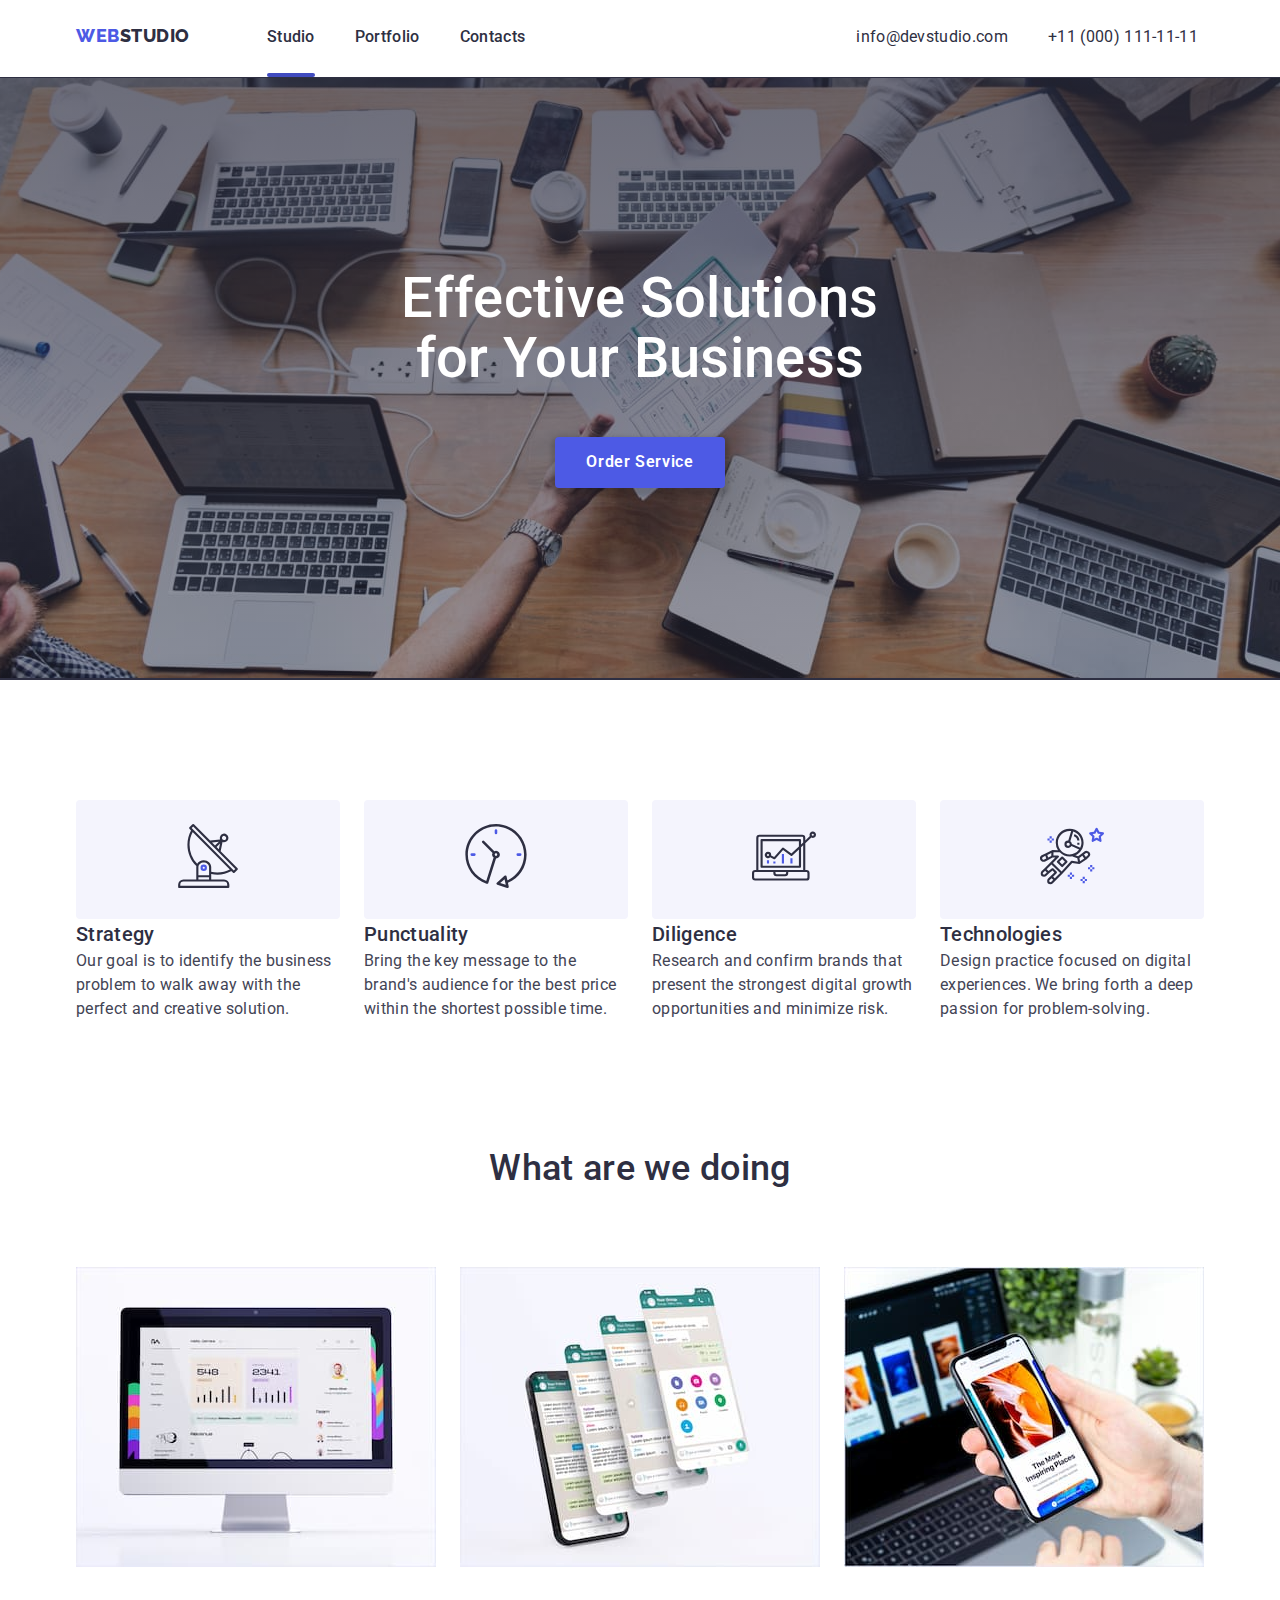
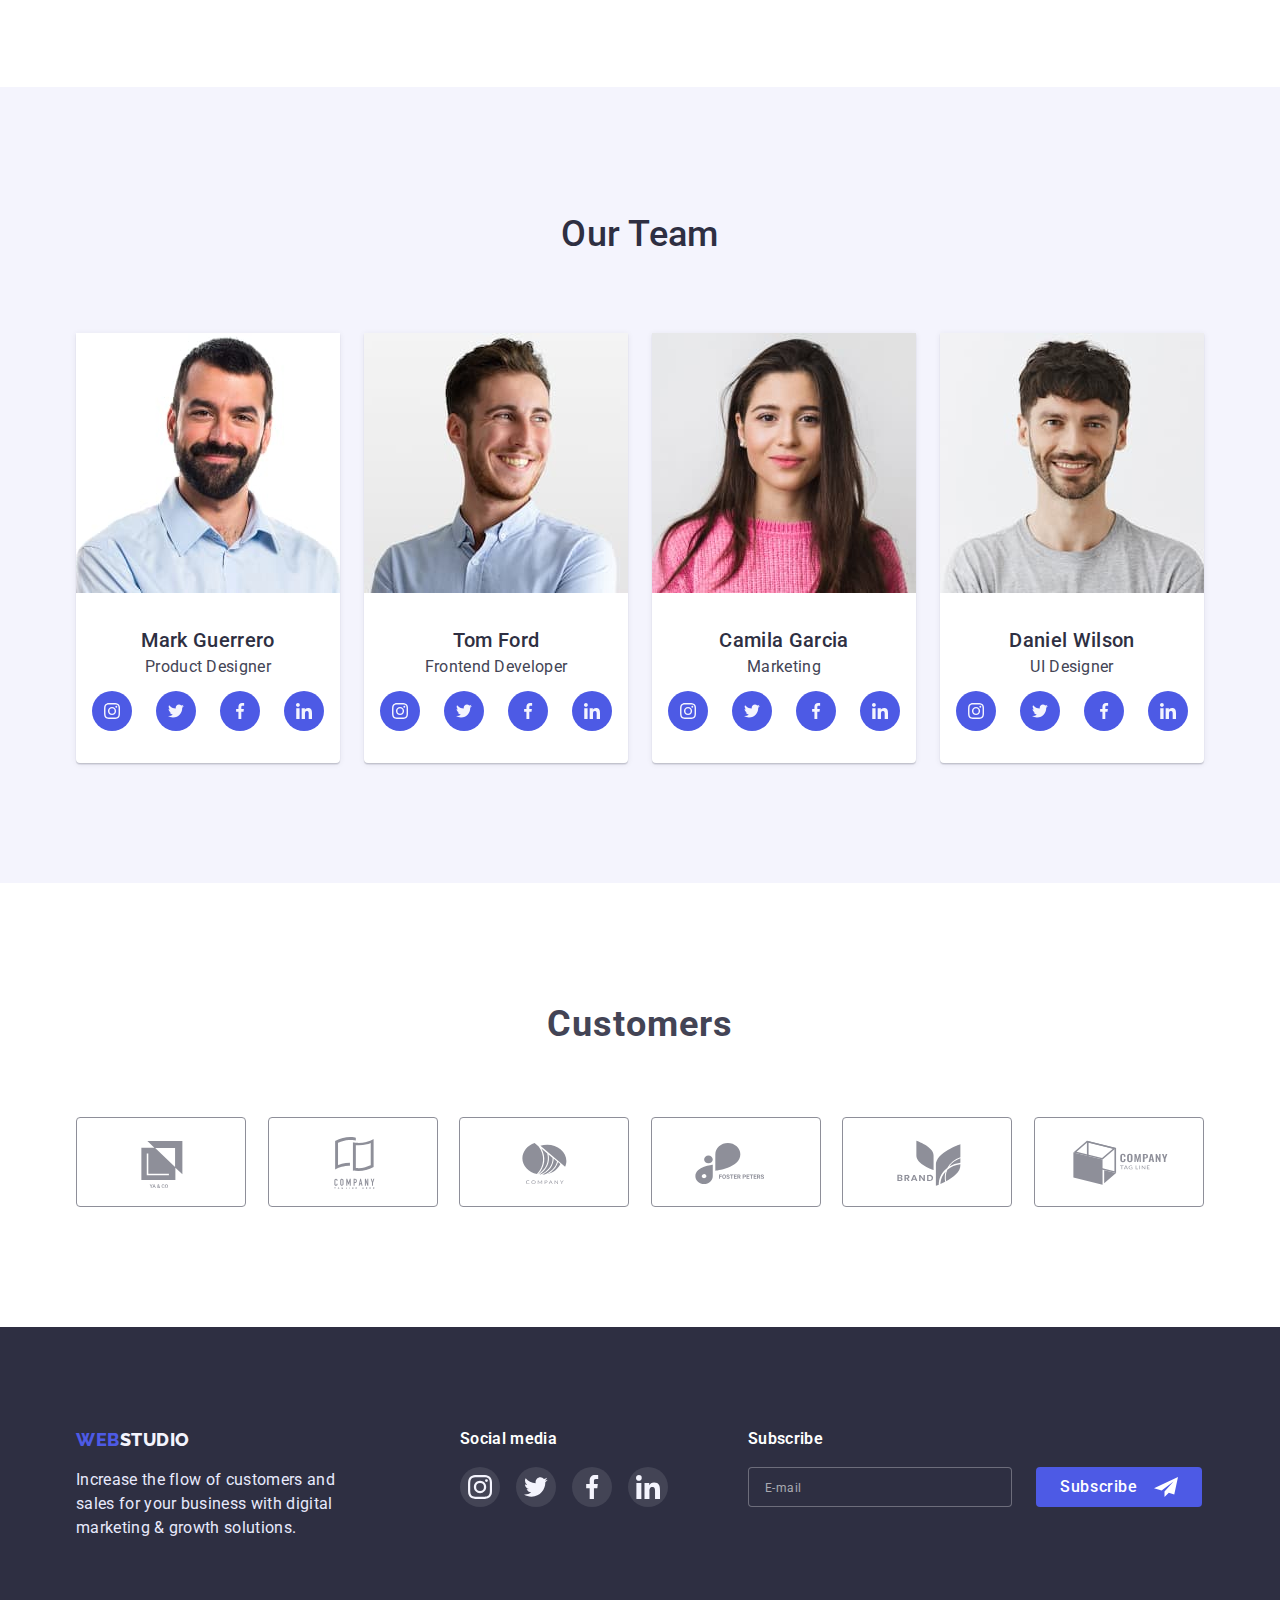
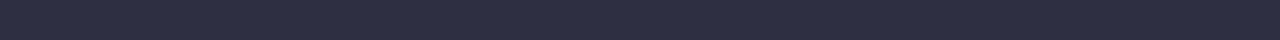
<file: index.html>
<!DOCTYPE html>
<html lang="en">
    <head>
        <meta charset="UTF-8">
        <meta http-equiv="X-UA-Compatible" content="IE=edge">
        <meta name="viewport" content="width=device-width, initial-scale=1.0">
        <title>WEBSTUDIO</title>
        <link rel="stylesheet" href="https://cdn.jsdelivr.net/npm/modern-normalize@1.1.0/modern-normalize.min.css">
        <link rel="preconnect" href="https://fonts.googleapis.com">
        <link rel="preconnect" href="https://fonts.gstatic.com" crossorigin>
        <link href="https://fonts.googleapis.com/css2?family=Raleway:wght@800&family=Roboto:wght@400;500;700;900&display=swap"
            rel="stylesheet">
        <link rel="stylesheet" href="./css/styles.css">
    </head>
    <body>
        <header class="top-line-box">
            <div class="top-line container">
                <a href="/" class="logo-up"><span class="logo-web">WEB</span>STUDIO</a>
                <nav class="navigation">
                    <ul class="list-menu">
                        <li class="list-menu-line">
                            <a href="./index.html" class="link-style line-link">Studio</a>
                        </li>
                        <li class="list-menu-line">
                            <a href="./portfolio.html" class="link-style">Portfolio</a>
                        </li>
                        <li class="list-menu-line">
                            <a href="" class="link-style">Contacts</a>
                        </li>
                    </ul>
                </nav>
                <ul class="list-menu-contacts">
                    <li class="list-menu-line">
                        
                        <a href="mailto:info@devstudio.com" class="contacts">
                            <!--<svg class="icon-contacts">
                                <use href="images/symbol-defs.svg#icon-mail">
                            
                                </use>
                            </svg>-->
                            info@devstudio.com</a></li>
                    <li class="list-menu-line">
                        
                        <a href="tel:+110001111111" class="contacts">
                            <!--<svg class="icon-contacts">
                                <use href="images/symbol-defs.svg#icon-phone">
                            
                                </use>
                            </svg>-->
                            +11 (000) 111-11-11</a></li>
                </ul>
            </div>
        </header>

        <main>
            <!--Banner-hero-->
            <section class="banner">
                <div class="container">
                    <h1 class="title-first-level banner-text">Effective Solutions for Your Business</h1>
                    <button type="button" class="button-style-banner" data-modal-open>Order Service</button>
                </div>
            </section>
            <!--Aboute-->
            <section class="section">
                <div class="container">
                    <h2 class="invisible-title">About us</h2><!-- Прибрати заголовок -->
                    <ul class="list-marker about-services-list">
                        <li class="about-list-item">
                            <div class="icon-about">
                                <svg class="icon-about-file">
                                    <use href="images/symbol-defs.svg#icon-antenna">

                                    </use>
                                </svg>
                            </div>
                            
                            <h3 class="title-third-level">Strategy</h3>
                            <p>Our goal is to identify the business problem to walk away with the perfect and creative solution.</p>
                        </li>
                        <li class="about-list-item">
                            <div class="icon-about">
                                <svg class="icon-about-file">
                                    <use href="images/symbol-defs.svg#icon-clock">
                                
                                    </use>
                                </svg>
                            </div>
                            <h3 class="title-third-level">Punctuality</h3>
                            <p>Bring the key message to the brand's audience for the best price within the shortest possible time.</p>
                        </li>
                        <li class="about-list-item">
                            <div class="icon-about">
                                <svg class="icon-about-file">
                                    <use href="images/symbol-defs.svg#icon-diagram">
                                
                                    </use>
                                </svg>
                            </div>
                            <h3 class="title-third-level">Diligence</h3>
                            <p>Research and confirm brands that present the strongest digital growth opportunities and minimize risk.</p>
                        </li>
                        <li class="about-list-item">
                            <div class="icon-about">
                                <svg class="icon-about-file">
                                    <use href="images/symbol-defs.svg#icon-astronaut">
                                
                                    </use>
                                </svg>
                            </div>
                            <h3 class="title-third-level">Technologies</h3>
                            <p>Design practice focused on digital experiences. We bring forth a deep passion for problem-solving.</p>
                        </li>
                    </ul>
                </div>
            </section>
            <!--Services-->
            <section class="description-services">
                <div class="container">
                    <h2 class="title-second-level title-center">What are we doing</h2>
                    <ul class="list-marker services-team-list">
                        <li>
                            <img src="images/img-1.jpg" alt="Computer" width="360">
                        </li>
                        <li>
                            <img src="images/img-2.jpg" alt="Smartphone" width="360">
                        </li>
                        <li>
                            <img src="images/img-3.jpg" alt="Smartphone and laptop" width="360">
                        </li>
                    </ul>
                </div>
            </section>
            <!--Our Team-->
            <section class="light-backgrounds-section section">
                <div class="container">
                    <h2 class="title-second-level title-center">Our Team</h2>
                    <ul class="list-marker services-team-list">
                        <li class="team-list-item">
                            <img src="images/img-4.jpg" alt="Photo by Mark Guerrero" width="264">
                            <div class="name-photo">
                                <h3 class="title-third-level">Mark Guerrero</h3>
                                <p>Product Designer</p>
                                <ul class="list-marker social-list">
                                    <li class="social-item">
                                        <a href="/" class="social-link">
                                            <svg class="social-icon">
                                                <use href="images/symbol-defs.svg#icon-instagram">
                                
                                                </use>
                                            </svg>
                                        </a>
                                    </li>
                                    <li class="social-item">
                                        <a href="/" class="social-link">
                                            <svg class="social-icon">
                                                <use href="images/symbol-defs.svg#icon-twit">
                                
                                                </use>
                                            </svg>
                                        </a>
                                    </li>
                                    <li class="social-item">
                                        <a href="/" class="social-link">
                                            <svg class="social-icon">
                                                <use href="images/symbol-defs.svg#icon-facebook">
                                
                                                </use>
                                            </svg>
                                        </a>
                                    </li>
                                    <li class="social-item">
                                        <a href="/" class="social-link">
                                            <svg class="social-icon">
                                                <use href="images/symbol-defs.svg#icon-linkedin">
                                
                                                </use>
                                            </svg>
                                        </a>
                                    </li>
                                </ul>
                            </div>
                            
                        </li>
                        <li class="team-list-item">
                            <img src="images/img-5.jpg" alt="Photo by Tom Ford" width="264">
                            <div class="name-photo">
                                <h3 class="title-third-level">Tom Ford</h3>
                                <p>Frontend Developer</p>
                                <ul class="list-marker social-list">
                                    <li class="social-item">
                                        <a href="/" class="social-link">
                                            <svg class="social-icon">
                                                <use href="images/symbol-defs.svg#icon-instagram">
                                
                                                </use>
                                            </svg>
                                        </a>
                                    </li>
                                    <li class="social-item">
                                        <a href="/" class="social-link">
                                            <svg class="social-icon">
                                                <use href="images/symbol-defs.svg#icon-twit">
                                
                                                </use>
                                            </svg>
                                        </a>
                                    </li>
                                    <li class="social-item">
                                        <a href="/" class="social-link">
                                            <svg class="social-icon">
                                                <use href="images/symbol-defs.svg#icon-facebook">
                                
                                                </use>
                                            </svg>
                                        </a>
                                    </li>
                                    <li class="social-item">
                                        <a href="/" class="social-link">
                                            <svg class="social-icon">
                                                <use href="images/symbol-defs.svg#icon-linkedin">
                                
                                                </use>
                                            </svg>
                                        </a>
                                    </li>
                                </ul>
                            </div>
                        </li>
                        <li class="team-list-item">
                            <img src="images/img-6.jpg" alt="Photo by Camila Garcia" width="264">
                            <div class="name-photo">
                                <h3 class="title-third-level">Camila Garcia</h3>
                                <p>Marketing</p>
                                <ul class="list-marker social-list">
                                    <li class="social-item">
                                        <a href="/" class="social-link">
                                            <svg class="social-icon">
                                                <use href="images/symbol-defs.svg#icon-instagram">
                                
                                                </use>
                                            </svg>
                                        </a>
                                    </li>
                                    <li class="social-item">
                                        <a href="/" class="social-link">
                                            <svg class="social-icon">
                                                <use href="images/symbol-defs.svg#icon-twit">
                                
                                                </use>
                                            </svg>
                                        </a>
                                    </li>
                                    <li class="social-item">
                                        <a href="/" class="social-link">
                                            <svg class="social-icon">
                                                <use href="images/symbol-defs.svg#icon-facebook">
                                
                                                </use>
                                            </svg>
                                        </a>
                                    </li>
                                    <li class="social-item">
                                        <a href="/" class="social-link">
                                            <svg class="social-icon">
                                                <use href="images/symbol-defs.svg#icon-linkedin">
                                
                                                </use>
                                            </svg>
                                        </a>
                                    </li>
                                </ul>
                            </div>
                        </li>
                        <li class="team-list-item">
                            <img src="images/img-7.jpg" alt="Photo by Daniel Wilson" width="264">
                            <div class="name-photo">
                                <h3 class="title-third-level">Daniel Wilson</h3>
                                <p>UI Designer</p>
                                <ul class="list-marker social-list">
                                    <li class="social-item">
                                        <a href="/" class="social-link">
                                            <svg class="social-icon">
                                                <use href="images/symbol-defs.svg#icon-instagram">
                                
                                                </use>
                                            </svg>
                                        </a>
                                    </li>
                                    <li class="social-item">
                                        <a href="/" class="social-link">
                                            <svg class="social-icon">
                                                <use href="images/symbol-defs.svg#icon-twit">
                                
                                                </use>
                                            </svg>
                                        </a>
                                    </li>
                                    <li class="social-item">
                                        <a href="/" class="social-link">
                                            <svg class="social-icon">
                                                <use href="images/symbol-defs.svg#icon-facebook">
                                
                                                </use>
                                            </svg>
                                        </a>
                                    </li>
                                    <li class="social-item">
                                        <a href="/" class="social-link">
                                            <svg class="social-icon">
                                                <use href="images/symbol-defs.svg#icon-linkedin">
                                
                                                </use>
                                            </svg>
                                        </a>
                                    </li>
                                </ul>
                            </div>
                        </li>
                    </ul>
                </div>
            </section>
            <!--Customers-->
            <section class="section">
                <div class="container">
                    <h2 class="title-customers">Customers</h2>
                    <ul class="list-marker customers-list">
                        <li class="customers-item">
                            <a href="/" class="customers-link">
                                <svg class="customer-icon">
                                    <use href="images/symbol-defs.svg#icon-logo-customer-1">
                                
                                    </use>
                                </svg>
                            </a>
                        </li>
                        <li class="customers-item">
                            <a href="/" class="customers-link">
                                <svg class="customer-icon">
                                    <use href="images/symbol-defs.svg#icon-logo-customer-2">
                        
                                    </use>
                                </svg>
                            </a>
                        </li>
                        <li class="customers-item">
                            <a href="/" class="customers-link">
                                <svg class="customer-icon">
                                    <use href="images/symbol-defs.svg#icon-logo-customer-3">
                        
                                    </use>
                                </svg>
                            </a>
                        </li>
                        <li class="customers-item">
                            <a href="/" class="customers-link">
                                <svg class="customer-icon">
                                    <use href="images/symbol-defs.svg#icon-logo-customer-4">
                        
                                    </use>
                                </svg>
                            </a>
                        </li>
                        <li class="customers-item">
                            <a href="/" class="customers-link">
                                <svg class="customer-icon">
                                    <use href="images/symbol-defs.svg#icon-logo-customer-5">
                        
                                    </use>
                                </svg>
                            </a>
                        </li>
                        <li class="customers-item">
                            <a href="/" class="customers-link">
                                <svg class="customer-icon">
                                    <use href="images/symbol-defs.svg#icon-logo-customer-6">
                        
                                    </use>
                                </svg>
                            </a>
                        </li>
                    </ul>
                </div>
                
            </section>
        </main>

        <!--<footer class="footer-section">
            <div class="container">
                <ul class="footer-list list-marker">
                    <li class="foter-item">
                        <a href="/" class="logo-down"><span class="logo-web">WEB</span>STUDIO</a>
                        <p class="small-text-light footer-text">Increase the flow of customers
                            and sales for your business with digital
                            marketing & growth solutions.</p>
                    </li>
                    <li class="foter-item">
                        <p class="title-footer">Social media</p>
                        <ul class="list-marker social-list-footer">
                            <li class="social-item-footer">
                                <a href="/" class="social-link-footer">
                                    <svg class="social-icon-footer">
                                        <use href="images/symbol-defs.svg#icon-instagram">
                        
                                        </use>
                                    </svg>
                                </a>
                            </li>
                            <li class="social-item-footer">
                                <a href="/" class="social-link-footer">
                                    <svg class="social-icon-footer">
                                        <use href="images/symbol-defs.svg#icon-twit">
                        
                                        </use>
                                    </svg>
                                </a>
                            </li>
                            <li class="social-item-footer">
                                <a href="/" class="social-link-footer">
                                    <svg class="social-icon-footer">
                                        <use href="images/symbol-defs.svg#icon-facebook">
                        
                                        </use>
                                    </svg>
                                </a>
                            </li>
                            <li class="social-item-footer">
                                <a href="/" class="social-link-footer">
                                    <svg class="social-icon-footer">
                                        <use href="images/symbol-defs.svg#icon-linkedin">
                        
                                        </use>
                                    </svg>
                                </a>
                            </li>
                        </ul>
                    </li>
                    <li class="foter-item">
                        <form name="subscribe_form_footer">
                            <label>
                                <p class="title-footer">Subscribe</p>
                                <div class="subscribe-block">
                                    <input 
                                    type="email" 
                                    name="E-mail" 
                                    class="write-mail-footer"
                                    placeholder="E-mail">
                                    <button 
                                    type="submit" 
                                    class="footer-button-subscribe">
                                        Subscribe
                                        <svg class="icon-footer-block">
                                            <use href="images/symbol-defs.svg#icon-plane">
                                            </use>
                                        </svg>
                                </div> 
                                </button>
                            </label>
                            
                        </form>
                        
                    </li>
                </ul>
                
                
            </div>
        </footer>-->

        <footer class="footer-section">
            <div class="container footer-list">
                
                <div class="foter-item">
                    <a href="/" class="logo-down"><span class="logo-web">WEB</span>STUDIO</a>
                    <p class="small-text-light footer-text">Increase the flow of customers
                            and sales for your business with digital
                            marketing & growth solutions.</p>
                </div>
                <div class="foter-item">
                    <p class="title-footer">Social media</p>
                    <ul class="list-marker social-list-footer">
                        <li class="social-item-footer">
                            <a href="/" class="social-link-footer">
                                <svg class="social-icon-footer">
                                    <use href="images/symbol-defs.svg#icon-instagram">
        
                                    </use>
                                </svg>
                            </a>
                        </li>
                        <li class="social-item-footer">
                            <a href="/" class="social-link-footer">
                                <svg class="social-icon-footer">
                                    <use href="images/symbol-defs.svg#icon-twit">
        
                                    </use>
                                </svg>
                            </a>
                        </li>
                        <li class="social-item-footer">
                            <a href="/" class="social-link-footer">
                                <svg class="social-icon-footer">
                                    <use href="images/symbol-defs.svg#icon-facebook">
        
                                    </use>
                                </svg>
                            </a>
                        </li>
                        <li class="social-item-footer">
                            <a href="/" class="social-link-footer">
                                <svg class="social-icon-footer">
                                    <use href="images/symbol-defs.svg#icon-linkedin">
        
                                    </use>
                                </svg>
                            </a>
                        </li>
                    </ul>
                </div>
                <div class="foter-item">
                    <p class="title-footer">Subscribe</p>
                    <form name="subscribe_form_footer">
                        <div class="subscribe-block">
                            <input type="email" name="E-mail" class="write-mail-footer" placeholder="E-mail">
                            <button type="submit" class="footer-button-subscribe">
                                        Subscribe
                                <svg class="icon-footer-block">
                                    <use href="images/symbol-defs.svg#icon-plane">
                                    </use>
                                </svg>
                            </button>
                        </div>
                    </form>
                </div>
            </div>
        </footer>

        <!--Modal window-->
        <div class="back-modul is-hidden" data-modal>
            <div class="modul-window">
                <p class="text-modal-window">
                    Leave your contacts and we will call you back
                </p>
                <button type="button" class="modul-button-close" data-modal-close>
                    <svg class="icon-modul-close">
                        <use href="images/symbol-defs.svg#icon-Vector">

                        </use>
                    </svg>
                </button>
                
                <form name="">
                    <label class="contacts-modal-item">
                        Name
                        <span class="icon-orfanization">
                            <input type="text" class="write-modal-item">
                            <svg class="icon-modal-window-input">
                                <use href="./images/symbol-defs.svg#icon-man">
                            
                                </use>
                            </svg>
                        </span>
                        
                    </label>
                    <label class="contacts-modal-item">
                        Phone
                        <span class="icon-orfanization">
                            <input 
                            type="tel" 
                            class="write-modal-item">
                            <svg class="icon-modal-window-input">
                                <use href="./images/symbol-defs.svg#icon-phone-new">
                            
                                </use>
                            </svg>
                        </span>
                    </label>
                    <label class="contacts-modal-item">
                        Email
                        <span class="icon-orfanization">
                            <input 
                            type="email" 
                            class="write-modal-item">
                            <svg class="icon-modal-window-input">
                                <use href="./images/symbol-defs.svg#icon-mail-new">
                            
                                </use>
                            </svg>
                        </span>
                    </label>
                    <label class="contacts-modal-item">
                        Comment
                        <textarea name="Comment" placeholder="Text input" rows="3" class="write-modal-comment"></textarea>
                    </label>
                    <!--<input 
                    id="user-privacy-policy"
                    type="checkbox" 
                    name="Privacy_Policy" 
                    value="Privacy" 
                    checked
                    class="confirmation-privacy-input">
                    
                    <label for="user-privacy-policy" class="confirmation-privacy">
                        <span class="privacy-checkbox-modal">
                            I accept the terms and conditions of the
                            <a href="/" class="privacy-checkbox-modal-link">Privacy Policy</a>
                        </span>
                    </label>-->

                    
                    <label class="confirmation-privacy-second">
                        <input type="checkbox" 
                        name="Privacy_Policy" 
                        value="Privacy" 
                        
                        class="confirmation-privacy-input-second">
                        <span class="check-icon-box">
                            <svg class="check-icon">
                                <use href="./images/symbol-defs.svg#icon-check"></use>
                            </svg>
                        </span>
                        
                        <span class="privacy-checkbox-modal">
                            I accept the terms and conditions of the
                            <a href="/" class="privacy-checkbox-modal-link">Privacy Policy</a>
                        </span>
                    </label>
                    <button type="submit"
                    class="button-style-modal-send">
                        Send
                    </button>
                </form>
            </div>
        </div>
        <script src="./js/modal.js"></script>
    </body>
</file>
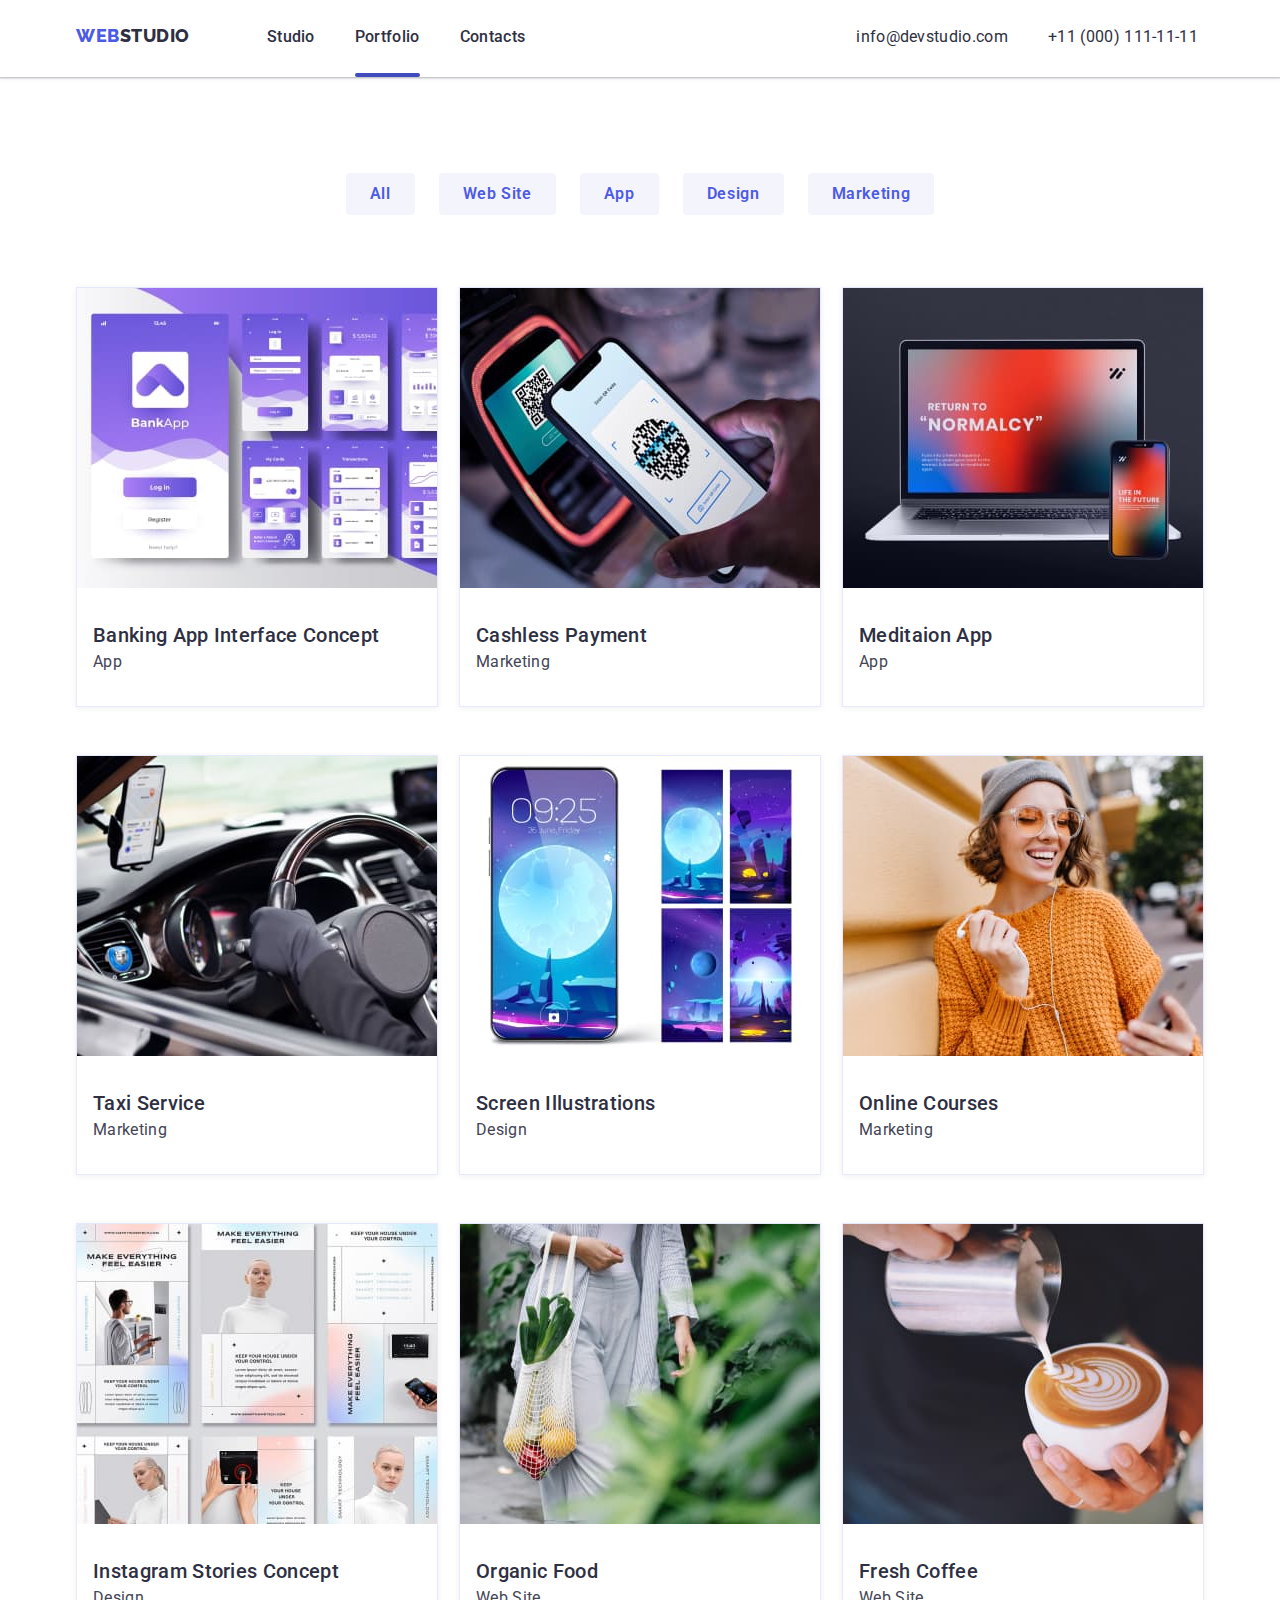
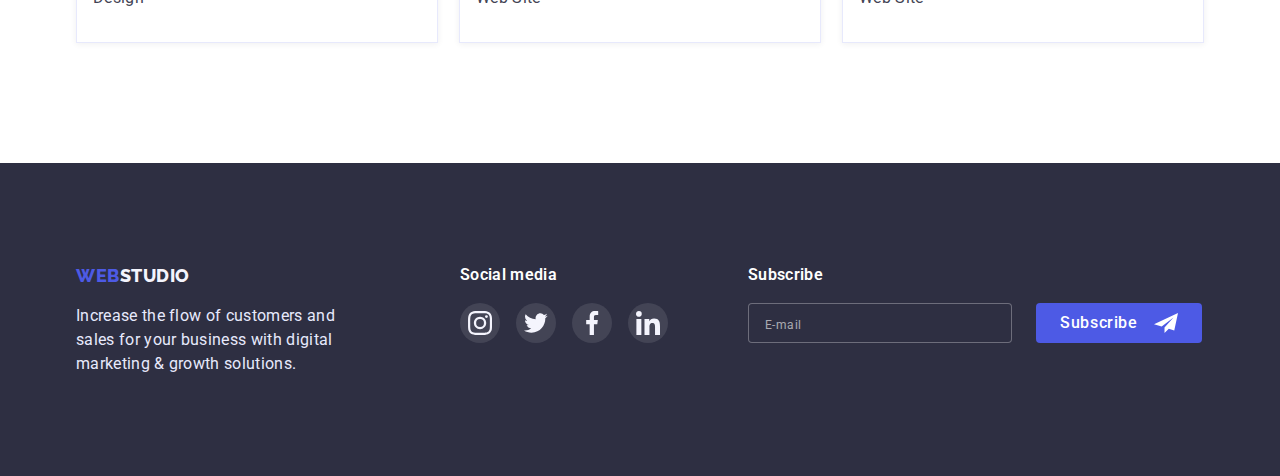
<file: portfolio.html>
<!DOCTYPE html>
<html lang="en">
    <head>
        <meta charset="UTF-8">
        <meta http-equiv="X-UA-Compatible" content="IE=edge">
        <meta name="viewport" content="width=device-width, initial-scale=1.0">
        <title>Portfolio-WEBSTUDIO</title>
        <link rel="stylesheet" href="https://cdn.jsdelivr.net/npm/modern-normalize@1.1.0/modern-normalize.min.css">
        <link rel="preconnect" href="https://fonts.googleapis.com">
        <link rel="preconnect" href="https://fonts.gstatic.com" crossorigin>
        <link href="https://fonts.googleapis.com/css2?family=Raleway:wght@800&family=Roboto:wght@400;500;700;900&display=swap"
            rel="stylesheet">
        <link rel="stylesheet" href="./css/styles.css">
    </head>
    <body>
        <header class="top-line-box">
            <div class="top-line container">
                <a href="/" class="logo-up"><span class="logo-web">WEB</span>STUDIO</a>
                <nav class="navigation">
                    <ul class="list-menu">
                        <li class="list-menu-line"><a href="./index.html" class="link-style">Studio</a></li>
                        <li class="list-menu-line"><a href="./portfolio.html" class="link-style line-link">Portfolio</a></li>
                        <li class="list-menu-line"><a href="" class="link-style">Contacts</a></li>
                    </ul>
                </nav>
                <ul class="list-menu-contacts">
                    <li class="list-menu-line">
        
                        <a href="mailto:info@devstudio.com" class="contacts">
                            <!--<svg class="icon-contacts">
                                        <use href="images/symbol-defs.svg#icon-mail">
                                    
                                        </use>
                                    </svg>-->
                            info@devstudio.com
                        </a>
                    </li>
                    <li class="list-menu-line">
        
                        <a href="tel:+110001111111" class="contacts">
                            <!--<svg class="icon-contacts">
                                        <use href="images/symbol-defs.svg#icon-phone">
                                    
                                        </use>
                                    </svg>-->
                            +11 (000) 111-11-11
                        </a>
                    </li>
                </ul>
            </div>
        </header>

        <main>
            <section class="portfolio-section">
                <div class="container">
                    <h1 class="invisible-title">Filter</h1><!-- Прибрати заголовок -->
                    <ul class="list-marker button-filter-section">
                        <li class="button-filter-list">
                            <button type="button" class="button-style-filter">All</button>
                        </li>
                        <li class="button-filter-list">
                            <button type="button" class="button-style-filter">Web Site</button>
                        </li>
                        <li class="button-filter-list">
                            <button type="button" class="button-style-filter">App</button>
                        </li>
                        <li class="button-filter-list">
                            <button type="button" class="button-style-filter">Design</button>
                        </li>
                        <li class="button-filter-list">
                            <button type="button" class="button-style-filter">Marketing</button>
                        </li>
                    </ul>
                    <ul class="list-marker item-section-portfolio">
                        <li class="list-portfolio">
                            <a href="/" class="link-portfolio">
                                <div class="over-block">
                                    <img src="images/img-8.jpg" alt="Banking App Interface Concept" width="360">
                                    <p class="over-text">
                                        14 Stylish and User-Friendly App Design Concepts · Task Manager App · Calorie Tracker App · Exotic Fruit Ecommerce
                                        App ·
                                        Cloud Storage App
                                    </p>
                                </div>
                                
                                <div class="item-text-portfolio">
                                    <h2 class="title-second-portfolio">Banking App Interface Concept</h2>
                                    <p>App</p>
                                </div>
                            </a>
                        </li>
                        <li class="list-portfolio">
                            <a href="/" class="link-portfolio">
                                <div class="over-block">
                                    <img src="images/img-9.jpg" alt="Cashless Payment" width="360">
                                    <p class="over-text">
                                        14 Stylish and User-Friendly App Design Concepts · Task Manager App · Calorie Tracker App · Exotic Fruit Ecommerce
                                        App ·
                                        Cloud Storage App
                                    </p>
                                </div>
                                
                                <div class="item-text-portfolio">
                                    <h2 class="title-second-portfolio">Cashless Payment</h2>
                                    <p>Marketing</p>
                                </div>
                            </a>
                        </li>
                        <li class="list-portfolio">
                            <a href="/" class="link-portfolio">
                                <div class="over-block">
                                    <img src="images/img-10.jpg" alt="Meditaion App" width="360">
                                    <p class="over-text">
                                        14 Stylish and User-Friendly App Design Concepts · Task Manager App · Calorie Tracker App · Exotic Fruit Ecommerce
                                        App ·
                                        Cloud Storage App
                                    </p>
                                </div>
                                
                                <div class="item-text-portfolio">
                                    <h2 class="title-second-portfolio">Meditaion App</h2>
                                    <p>App</p>
                                </div>
                            </a>
                        </li>
                        <li class="list-portfolio">
                            <a href="/" class="link-portfolio">
                                <div class="over-block">
                                    <img src="images/img-11.jpg" alt="Taxi Service" width="360">
                                    <p class="over-text">
                                        14 Stylish and User-Friendly App Design Concepts · Task Manager App · Calorie Tracker App · Exotic Fruit Ecommerce
                                        App ·
                                        Cloud Storage App
                                    </p>
                                </div>
                                
                                <div class="item-text-portfolio">
                                    <h2 class="title-second-portfolio">Taxi Service</h2>
                                    <p>Marketing</p>
                                </div>
                            </a>
                        </li>
                        <li class="list-portfolio">
                            <a href="/" class="link-portfolio">
                                <div class="over-block">
                                    <img src="images/img-12.jpg" alt="Screen Illustrations" width="360">
                                    <p class="over-text">
                                        14 Stylish and User-Friendly App Design Concepts · Task Manager App · Calorie Tracker App · Exotic Fruit Ecommerce
                                        App ·
                                        Cloud Storage App
                                    </p>
                                </div>
                                
                                <div class="item-text-portfolio">
                                    <h2 class="title-second-portfolio">Screen Illustrations</h2>
                                    <p>Design</p>
                                </div>
                            </a>
                        </li>
                        <li class="list-portfolio">
                            <a href="/" class="link-portfolio">
                                <div class="over-block">
                                    <img src="images/img-13.jpg" alt="Online Courses" width="360">
                                    <p class="over-text">
                                        14 Stylish and User-Friendly App Design Concepts · Task Manager App · Calorie Tracker App · Exotic Fruit Ecommerce
                                        App ·
                                        Cloud Storage App
                                    </p>
                                </div>
                                
                                <div class="item-text-portfolio">
                                    <h2 class="title-second-portfolio">Online Courses</h2>
                                    <p>Marketing</p>
                                </div>
                            </a>
                        </li>
                        <li class="list-portfolio">
                            <a href="/" class="link-portfolio">
                                <div class="over-block">
                                    <img src="images/img-14.jpg" alt="Instagram Stories Concept" width="360">
                                    <p class="over-text">
                                        14 Stylish and User-Friendly App Design Concepts · Task Manager App · Calorie Tracker App · Exotic Fruit Ecommerce
                                        App ·
                                        Cloud Storage App
                                    </p>
                                </div>
                                
                                <div class="item-text-portfolio">
                                    <h2 class="title-second-portfolio">Instagram Stories Concept</h2>
                                    <p>Design</p>
                                </div>
                            </a>
                        </li>
                        <li class="list-portfolio">
                            <a href="/" class="link-portfolio">
                                <div class="over-block">
                                    <img src="images/img-15.jpg" alt="Organic Food" width="360">
                                    <p class="over-text">
                                        14 Stylish and User-Friendly App Design Concepts · Task Manager App · Calorie Tracker App · Exotic Fruit Ecommerce
                                        App ·
                                        Cloud Storage App
                                    </p>
                                </div>
                                
                                <div class="item-text-portfolio">
                                    <h2 class="title-second-portfolio">Organic Food</h2>
                                    <p>Web Site</p>
                                </div>
                            </a>
                        </li>
                        <li class="list-portfolio">
                            <a href="/" class="link-portfolio">
                                <div class="over-block">
                                    <img src="images/img-16.jpg" alt="Fresh Coffee" width="360">
                                    <p class="over-text">
                                        14 Stylish and User-Friendly App Design Concepts · Task Manager App · Calorie Tracker App · Exotic Fruit Ecommerce
                                        App ·
                                        Cloud Storage App
                                    </p>
                                </div>
                                
                                <div class="item-text-portfolio">
                                    <h2 class="title-second-portfolio">Fresh Coffee</h2>
                                    <p>Web Site</p>
                                </div>
                            </a>
                        </li>
                    </ul>
                </div>
            </section> 
        </main>

        <footer class="footer-section">
            <div class="container footer-list">
        
                <div class="foter-item">
                    <a href="/" class="logo-down"><span class="logo-web">WEB</span>STUDIO</a>
                    <p class="small-text-light footer-text">Increase the flow of customers
                        and sales for your business with digital
                        marketing & growth solutions.</p>
                </div>
                <div class="foter-item">
                    <p class="title-footer">Social media</p>
                    <ul class="list-marker social-list-footer">
                        <li class="social-item-footer">
                            <a href="/" class="social-link-footer">
                                <svg class="social-icon-footer">
                                    <use href="images/symbol-defs.svg#icon-instagram">
        
                                    </use>
                                </svg>
                            </a>
                        </li>
                        <li class="social-item-footer">
                            <a href="/" class="social-link-footer">
                                <svg class="social-icon-footer">
                                    <use href="images/symbol-defs.svg#icon-twit">
        
                                    </use>
                                </svg>
                            </a>
                        </li>
                        <li class="social-item-footer">
                            <a href="/" class="social-link-footer">
                                <svg class="social-icon-footer">
                                    <use href="images/symbol-defs.svg#icon-facebook">
        
                                    </use>
                                </svg>
                            </a>
                        </li>
                        <li class="social-item-footer">
                            <a href="/" class="social-link-footer">
                                <svg class="social-icon-footer">
                                    <use href="images/symbol-defs.svg#icon-linkedin">
        
                                    </use>
                                </svg>
                            </a>
                        </li>
                    </ul>
                </div>
                <div class="foter-item">
                    <p class="title-footer">Subscribe</p>
                    <form name="subscribe_form_footer">
                        <div class="subscribe-block">
                            <input type="email" name="E-mail" class="write-mail-footer" placeholder="E-mail">
                            <button type="submit" class="footer-button-subscribe">
                                Subscribe
                                <svg class="icon-footer-block">
                                    <use href="images/symbol-defs.svg#icon-plane">
                                    </use>
                                </svg>
                            </button>
                        </div>
                    </form>
                </div>
            </div>
        </footer>
        
    </body>
</file>
<file: css/styles.css>
:root {
    --basic-font:'Roboto', sans-serif;
    --logo-font: 'Raleway', sans-serif;
    --basic-color-text: #434455;
    --primary-brand-color: #4D5AE5;
    --second-brand-color: #2E2F42;
    --light-backgrounds-color: #F4F4FD;
    --color-white: #ffffff;
    --color-icon-customers: #8E8F99;
    --slate: #434455;
    --green: #31D0AA;
    --ocean-link-icon: #404BBF;
}

h1,
h2,
h3,
p {
    margin-top: 0;
    margin-bottom: 0;
}

ul,
ol {
    margin-top: 0;
    margin-bottom: 0;
    padding-left: 0;
}

img {
    display: block;
}

body {
    font-family: var(--basic-font);
    font-size: 16px;
    line-height: 1.5;
    letter-spacing: 0.02em;
    color: var(--basic-color-text);
}

.container {
    max-width: 1158px;
    margin: 0 auto;
    padding-left: 15px;
    padding-right: 15px;
}

.top-line-box {
    box-shadow: 0px 2px 1px rgba(46, 47, 66, 0.08), 0px 1px 1px rgba(46, 47, 66, 0.16), 0px 1px 6px rgba(46, 47, 66, 0.08);
}


.top-line {
    display: flex;
    align-items: baseline;
}

.link-style {
    font-weight: 500;
    font-size: 16px;
    line-height: 1.5;
    letter-spacing: 0.02em;
    color: var(--second-brand-color);
    text-decoration: none;
    padding-top: 24px;
    padding-bottom: 24px;
    transition-property: color;
    transition-duration: 250ms;
    transition-timing-function: cubic-bezier(0.4, 0, 0.2, 1);
}

.logo-up {
    font-family: var(--logo-font);
    font-weight: 800;
    font-size: 18px;
    line-height: 1.33;
    letter-spacing: 0.03em;
    text-align: left;
    color: var(--second-brand-color);
    text-decoration: none;
    display: block;
    padding-top: 24px;
    padding-bottom: 24px;
}

.logo-down {
    font-family: var(--logo-font);
    font-weight: 800;
    font-size: 18px;
    line-height: 1.33;
    letter-spacing: 0.03em;
    text-align: left;
    vertical-align: middle;
    color: #F4F4FD;
    text-decoration: none;
}

.logo-web {
    color: var(--primary-brand-color);
}

.list-menu {
    list-style: none;
    display: flex;
}

.navigation {
    margin-left: 77px;
}

.list-marker {
    list-style: none;
}

.list-menu-line:nth-child(n+2) {
    margin-left: 40px;
}

.list-menu-contacts {
    list-style: none;
    display: flex;
    margin-left: 331px;
}

.link-style:hover,
.link-style:focus {
    color: var(--basic-color-text);
}

.link-style:active {
    color: var(--ocean-link-icon);
}
.line-link::after {
    content: '';
    display: block;
    height: 4px;
    border-radius: 2px;
    margin-top: 24px;
    background-color: var(--ocean-link-icon)
}

.contacts {
    font-weight: 400;
    font-size: 16px;
    line-height: 1.5;
    letter-spacing: 0.02em;
    color: var(--second-brand-color);
    text-decoration: none;
    padding-top: 24px;
    padding-bottom: 24px;
    transition-property: color;
    transition-duration: 250ms;
    transition-timing-function: cubic-bezier(0.4, 0, 0.2, 1);
}

.contacts:hover,
.contacts:focus {
    color:var(--primary-brand-color)
}
.contacts:hover .icon-contacts,
.contacts:focus .icon-contacts {
    fill: var(--primary-brand-color);
}

.icon-contacts {
    width: 16px;
    height: 16px;
    fill: var(--basic-color-text);
}

.title-first-level {
    font-weight: 500;
    font-size: 56px;
    line-height: 1.07;
    color: var(--color-white);
    text-align: center;
}

.title-second-level {
    font-weight: 500;
    font-size: 36px;
    color: var(--second-brand-color);
}

.title-second-portfolio {
    font-weight: 500;
    font-size: 20px;
    color: var(--second-brand-color);
}

.title-third-level {
    font-weight: 500;
    font-size: 20px;
    color: var(--second-brand-color);
}

.small-text-light {
    font-size: 16px;
    letter-spacing: 0.02em;
    color: #E7E9FC;
}

.basic-font-semibold {
    font-weight: 500;
}

.banner {
    background-color: var(--second-brand-color);
    padding-top: 192px;
    padding-bottom: 192px;
    background-image:linear-gradient(rgba(46, 47, 66, 0.7), rgba(46, 47, 66, 0.5)),url('../images/photo-banner.jpg');
    background-repeat:no-repeat;
    background-position: center;
    background-size: 1440px 600px;
}

.banner-text {
    width: 492px;
    margin-left: auto;
    margin-right: auto;
}

.button-style-banner {
    font-family: var(--basic-font);
    font-weight: 600;
    font-size: 16px;
    letter-spacing: 0.04em;
    color: var(--color-white);
    background-color: var(--primary-brand-color);
    border-radius: 4px;
    box-shadow: 0px 4px 4px 4px rgba(0, 0, 0, 0.15);
    border-style: none;
    cursor: pointer;
    width: 170px;
    height: 51px;
    display: block;
    margin-top: 48px;
    margin-left: auto;
    margin-right: auto;
    transition-property: background-color, box-shadow;
    transition-duration: 250ms;
    transition-timing-function: cubic-bezier(0.4, 0, 0.2, 1);
}

.button-style-banner:hover,
.button-style-banner:focus {
    box-shadow: 0px 1px 6px rgba(46, 47, 66, 0.08);
}

.button-style-banner:active {
    background-color: var(--ocean-link-icon);
    box-shadow: 0px 4px 4px rgba(0, 0, 0, 0.15);
}

.section {
    padding-top: 120px;
    padding-bottom: 120px;
}

.about-services-list {
    display: flex;
    justify-content: space-between;
}

.about-list-item {
    width: 264px;
}

.icon-about {
    background-color: var(--light-backgrounds-color);
    padding: 24px 100px;
    border-radius: 4px;
}
.icon-about-file {
    width: 64px;
    height: 64px;
}

.description-services {
    padding-bottom: 120px;
}

.title-center {
    text-align: center;
}

.services-team-list {
    margin-top: 72px;
    display: flex;
    justify-content: space-between;
}

.team-list-item {
    background-color: var(--color-white);
    text-align: center;
    box-shadow: 0px 1px 6px rgba(46, 47, 66, 0.08), 0px 1px 1px rgba(46, 47, 66, 0.16), 0px 2px 1px rgba(46, 47, 66, 0.08);
    border-radius: 0px 0px 4px 4px;
}

.social-list {
    display: flex;
    padding-left: 16px;
    padding-right: 16px;
    margin-top: 12px;
    justify-content: space-between;
}

.social-item {  
    width: 40px;
    height: 40px;
    display: flex;
    justify-content: center;
    align-items: center;
}
.social-link {
    width: 100%;
    height: 100%;
    border-radius: 50%;
    display: flex;
    justify-content: center;
    align-items: center;
    background-color: var(--primary-brand-color);
    transition-property: background-color;
    transition-duration: 250ms;
    transition-timing-function: cubic-bezier(0.4, 0, 0.2, 1);
}
.social-icon {
    width: 16px;
    height: 16px;
    fill: var(--light-backgrounds-color);
}
.social-link:hover,
.social-link:focus {
    background-color: var(--ocean-link-icon);
}

.name-photo {
    padding-top: 32px;
    padding-bottom: 32px;
}

.title-customers {
    font-weight: 700;
    font-size: 36px;
    line-height: 42px;
    text-align: center;
    letter-spacing: 0.03em;
}
.customers-list {
    display: flex;
    justify-content: space-between;
    margin-top: 72px;
}
.customers-item {
    border: 1px solid var(--color-icon-customers);
    border-radius: 4px;
    transition-property: border;
    transition-duration: 250ms;
    transition-timing-function: cubic-bezier(0.4, 0, 0.2, 1);
}
.customers-link {
    padding: 16px 32px;
    display: flex;
    justify-content: center;
    align-items: center;
}
.customer-icon {
    width: 104px;
    height: 56px;
    fill: var(--color-icon-customers);
    transition-property: fill;
    transition-duration: 250ms;
    transition-timing-function: cubic-bezier(0.4, 0, 0.2, 1);
}
.customers-link:hover .customer-icon,
.customers-link:focus .customer-icon {
    fill: var(--primary-brand-color);
}
.customers-item:hover,
.customers-item:focus {
    border: 1px solid var(--primary-brand-color);
    border-radius: 4px;
}


.portfolio-section {
    padding-top: 96px;
    padding-bottom: 120px;
}

.button-filter-section {
    display: flex;
    flex-direction: row;
    justify-content: center;
    align-items: center;
}

.button-style-filter {
    font-family: var(--basic-font);
    font-weight: 600;
    font-size: 16px;
    letter-spacing: 0.04em;
    color: var(--primary-brand-color);
    background-color: var(--light-backgrounds-color);
    border-radius: 4px;
    border-style: none;
    cursor: pointer;
    padding: 12px 24px;
    transition-property: color, background-color;
    transition-duration: 250ms;
    transition-timing-function: cubic-bezier(0.4, 0, 0.2, 1);
}

.button-filter-list:nth-child(n+2) {
    margin-left: 24px;
}

.button-style-filter:hover,
.button-style-filter:focus {
    color: var(--color-white);
    background-color: var(--primary-brand-color);
}

.invisible-title {
    display: none;
}

.item-section-portfolio {
    margin-top: 72px;
    display: flex;
    justify-content: space-between;
    flex-wrap: wrap;
}

.list-portfolio:nth-child(n+4) {
    margin-top: 48px;
}

.item-text-portfolio {
    padding: 32px 16px;
}

.light-backgrounds-section {
    background-color: var(--light-backgrounds-color);
}

.footer-section {
    background-color: var(--second-brand-color);
    padding-top: 100px;
    padding-bottom: 100px;
}

.footer-text {
    width: 264px;
    margin-top: 16px;
}

.link-portfolio {
    text-decoration: none;
    color: var(--basic-color-text);
    width: 100%;
    height: 100%;
    display: block;
    border: 1px solid #E7E9FC;
    box-shadow: 0px 1px 6px rgba(46, 47, 66, 0.08);
    transition-property: border, box-shadow;
    transition-duration: 250ms;
    transition-timing-function: cubic-bezier(0.4, 0, 0.2, 1);
}
.link-portfolio:hover,
.link-portfolio:focus {
    border: 0.5px solid var(--light-backgrounds-color);
    box-shadow: 0px 1px 6px rgba(46, 47, 66, 0.08), 0px 1px 1px rgba(46, 47, 66, 0.16), 0px 2px 1px rgba(46, 47, 66, 0.08);
}
.over-text {
    letter-spacing: 0.02em;
    color: var(--light-backgrounds-color);
    padding-left: 32px;
    padding-right: 32px;
    padding-top: 40px;
    background-color: var(--primary-brand-color);
    background-blend-mode: soft-light;
    mix-blend-mode: normal;
    position: absolute;
    left: 0;
    top: 0;
    width: 100%;
    height: 100%;
    overflow: auto;
    transform: translate(0, 100%);
    transition-property: transform;
    transition-duration: 250ms;
    transition-timing-function: cubic-bezier(0.4, 0, 0.2, 1);
}
.over-block {
    position: relative;
    overflow: hidden;
}
.link-portfolio:hover .over-text,
.link-portfolio:focus .over-text {
    transform: translate(0, 0);
}

.footer-list {
    display: flex;
}
.foter-item:nth-child(2) {
    margin-left: 120px;
}

.title-footer {
    font-weight: 600;
    font-size: 16px;
    line-height: 1.5;
    letter-spacing: 0.02em;
    color: var(--color-white);
}


.social-list-footer {
    display: flex;
    width: 208px;
    justify-content: space-between;
    margin-top: 16px;
}

.social-item-footer {
    width: 40px;
    height: 40px;
}

.social-link-footer {
    border-radius: 50%;
    width: 100%;
    height: 100%;
    background-color: var(--slate);
    display: flex;
    justify-content: center;
    align-items: center;
    transition-property: background-color;
    transition-duration: 250ms;
    transition-timing-function: cubic-bezier(0.4, 0, 0.2, 1);
}
.social-link-footer:hover,
.social-link-footer:focus {
    background-color: var(--green);
}

.social-icon-footer {
    width: 24px;
    height: 24px;
    fill: var(--light-backgrounds-color);
}

.back-modul {
    position: absolute;
    z-index: 100;
    top: 0;
    left: 0;
    background: rgba(46, 47, 66, 0.4);
    width: 100%;
    height: 100%;
    transition-property: opacity, visibility;
    transition-duration: 250ms;
    transition-timing-function: cubic-bezier(0.4, 0, 0.2, 1);
    transform: scale(1, 1);
    opacity: 1;
    transition-property: transform, opacity;
    transition-duration: 250ms;
    transition-timing-function: cubic-bezier(0.4, 0, 0.2, 1);
}
.modul-window {
    position: absolute;
    background: #FCFCFC;
    box-shadow: 0px 1px 1px rgba(0, 0, 0, 0.14), 0px 1px 3px rgba(0, 0, 0, 0.12), 0px 2px 1px rgba(0, 0, 0, 0.2);
    border-radius: 4px;
    /*width: 408px;
    height: 576px;*/
    padding-left: 24px;
    padding-right: 24px;
    padding-top: 72px;
    padding-bottom: 24px;
    top: 50%;
    left: 50%;
    transform: translate(-50%, -50%);
}
.text-modal-window {
    text-align: center;
    font-weight: 500;
    color: #2E2F42;
    /*margin-top: 72px;*/
}
.modul-button-close {
    background-color: transparent;
    background-color: #E7E9FC;
    border: 1px solid rgba(0, 0, 0, 0.1);
    border-radius: 50%;
    padding: 0;
    width: 24px;
    height: 24px;
    display: flex;
    justify-content: center;
    align-items: center;
    cursor: pointer;
    position: absolute;
    top: 24px;
    right: 24px;
    transition-property: background-color;
    transition-duration: 250ms;
    transition-timing-function: cubic-bezier(0.4, 0, 0.2, 1);
}
.icon-modul-close {
    width: 8px;
    height: 8px;
    transition-property: fill;
    transition-duration: 250ms;
    transition-timing-function: cubic-bezier(0.4, 0, 0.2, 1);
}
.modul-button-close:active {
    background-color: var(--ocean-link-icon);
}
.modul-button-close:active .icon-modul-close {
    fill: var(--color-white);
}
.back-modul.is-hidden {
    opacity: 0;
    visibility: hidden;
    pointer-events: none;
    transform: scale(0.1, 0.1)
}

.write-mail-footer {
    outline: none;
    border: 1px solid rgba(255, 255, 255, 0.3);
    border-radius: 4px;
    background-color: var(--second-brand-color);
    width: 264px;
    height: 40px;
    color: var(--color-white);
    padding-top: 8px;
    padding-bottom: 8px;
    padding-left: 16px;
    /*transition-property: border;
    transition-duration: 250ms;
    transition-timing-function: cubic-bezier(0.4, 0, 0.2, 1);*/
}
.write-mail-footer::placeholder {
    font-size: 12px;
    line-height: 2;
    letter-spacing: 0.04em;
    color: rgba(255, 255, 255, 0.6);
}
.footer-button-subscribe {
    font-family: var(--basic-font);
    font-weight: 500;
    font-size: 16px;
    letter-spacing: 0.04em;
    color: var(--color-white);
    background-color: var(--primary-brand-color);
    border-radius: 4px;
    border-style: none;
    cursor: pointer;
    padding: 8px 24px;
    gap: 16px;
    margin-left: 24px;
    display: flex;
    align-items: center;
}
.icon-footer-block {
    width: 24px;
    height: 24px;
}
.subscribe-block {
    display: flex;
    margin-top: 16px;
}
.foter-item:nth-child(3) {
    margin-left: 80px;
}
.contacts-modal-item {
    font-weight: 400;
    font-size: 12px;
    line-height: 1.33;
    letter-spacing: 0.04em;
    color: var(--color-icon-customers);
}    
.write-modal-item {
    font-family: var(--basic-font);
    font-size: 16px;
    line-height: 1.5;
    letter-spacing: 0.02em;
    color: var(--basic-color-text);
    border: 1px solid rgba(33, 33, 33, 0.2);
    border-radius: 4px;
    width: 100%;
    height: 40px;
    padding-left: 38px;
    transition-property: border;
    transition-duration: 250ms;
    transition-timing-function: cubic-bezier(0.4, 0, 0.2, 1);
}
.write-modal-comment {
    font-family: var(--basic-font);
    font-size: 16px;
    line-height: 1.5;
    letter-spacing: 0.02em;
    color: var(--basic-color-text);
    border: 1px solid rgba(33, 33, 33, 0.2);
    border-radius: 4px;
    width: 100%;
    height: 120px;
    resize: none;
    padding: 8px 16px;
    transition-property: border;
    transition-duration: 250ms;
    transition-timing-function: cubic-bezier(0.4, 0, 0.2, 1);
}
.contacts-modal-item:nth-child(n+2) {
    margin-top: 8px;
}
.icon-orfanization {
    display: block;
    position: relative;
}
.icon-modal-window-input {
    width: 12px;
    height: 12px;
    display: block;
    position: absolute;
    top: 50%;
    left: 16px;
    transform: translate(0, -50%);
    fill: var(--second-brand-color);
    transition-property: fill;
    transition-duration: 250ms;
    transition-timing-function: cubic-bezier(0.4, 0, 0.2, 1);
}
.write-modal-item:focus {
    outline: none;
    border: 1px solid var(--primary-brand-color);
}
.write-modal-item:focus + .icon-modal-window-input {
    fill: var(--primary-brand-color);
}
.write-modal-comment:focus {
    outline: none;
    border: 1px solid var(--primary-brand-color);
}
.write-modal-comment::placeholder {
    font-size: 12px;
    line-height: 1.33;
    letter-spacing: 0.04em;
    color: rgba(117, 117, 117, 0.5);
}
.privacy-checkbox-modal {
    font-weight: 400;
    font-size: 12px;
    line-height: 1.33;
    letter-spacing: 0.04em;
    color: #757575;
    margin-left: 8px;
}
/*.privacy-checkbox-modal-link {
    color: var(--primary-brand-color);
}
.confirmation-privacy::before {
    content: '';
    width: 16px;
    height: 16px;
    border: 1.25px solid var(--second-brand-color);
    border-radius: 2px;
    display: block;
    cursor: pointer;
    transition-property: background-color, border-color;
    transition-duration: 250ms;
    transition-timing-function: cubic-bezier(0.4, 0, 0.2, 1);
    
}
.confirmation-privacy-input:checked + .confirmation-privacy::before {
    background-image: url('../images/Vector.svg');
    background-color: var(--ocean-link-icon);
    background-repeat: no-repeat;
    background-position: center;
    background-size: 10px 8px;
    border-color: var(--ocean-link-icon);
}
.confirmation-privacy-input:focus + .confirmation-privacy::before {
    border-color: var(--primary-brand-color);
}*/
.confirmation-privacy-input {
    position: absolute;
    width: 1px;
    height: 1px;
    margin: -1px;
    padding: 0;
    overflow: hidden;
    border: 0;
    clip: rect(0 0 0 0);
}
.check-icon-box {
    width: 16px;
    height: 16px;
    display: flex;
    justify-content: center;
    align-items: center;
    border-radius: 2px;
    border: 1.25px solid var(--second-brand-color);
    transition-property: background-color, border-color;
    transition-duration: 250ms;
    transition-timing-function: cubic-bezier(0.4, 0, 0.2, 1);
    fill: var(--color-white);
    cursor: pointer;
    /*background-color: var(--primary-brand-color);*/
}
.check-icon {
    width: 10px;
    height: 8px;
    display: block;
    
}
.confirmation-privacy-input-second:checked + .check-icon-box {
    background-color: var(--primary-brand-color);
    border-color: var(--primary-brand-color);
    fill: var(--light-backgrounds-color);
}
.confirmation-privacy-second {
    display: flex;
}
.confirmation-privacy-input-second {
    position: absolute;
    width: 1px;
    height: 1px;
    margin: -1px;
    padding: 0;
    overflow: hidden;
    border: 0;
    clip: rect(0 0 0 0);
}
.button-style-modal-send {
    font-family: var(--basic-font);
    font-weight: 600;
    font-size: 16px;
    letter-spacing: 0.04em;
    color: var(--color-white);
    background-color: var(--primary-brand-color);
    border-radius: 4px;
    box-shadow: 0px 4px 4px rgba(0, 0, 0, 0.15);
    border-style: none;
    cursor: pointer;
    width: 170px;
    height: 51px;
    display: block;
    margin-top: 24px;
    margin-left: auto;
    margin-right: auto;
    transition-property: background-color, box-shadow;
    transition-duration: 250ms;
    transition-timing-function: cubic-bezier(0.4, 0, 0.2, 1);
}
.button-style-modal-send:hover,
.button-style-modal-send:focus {
    box-shadow: 0px 1px 6px rgba(46, 47, 66, 0.08);
}

.button-style-modal-send:active {
    background-color: var(--ocean-link-icon);
    box-shadow: 0px 4px 4px rgba(0, 0, 0, 0.15);
}
</file>
